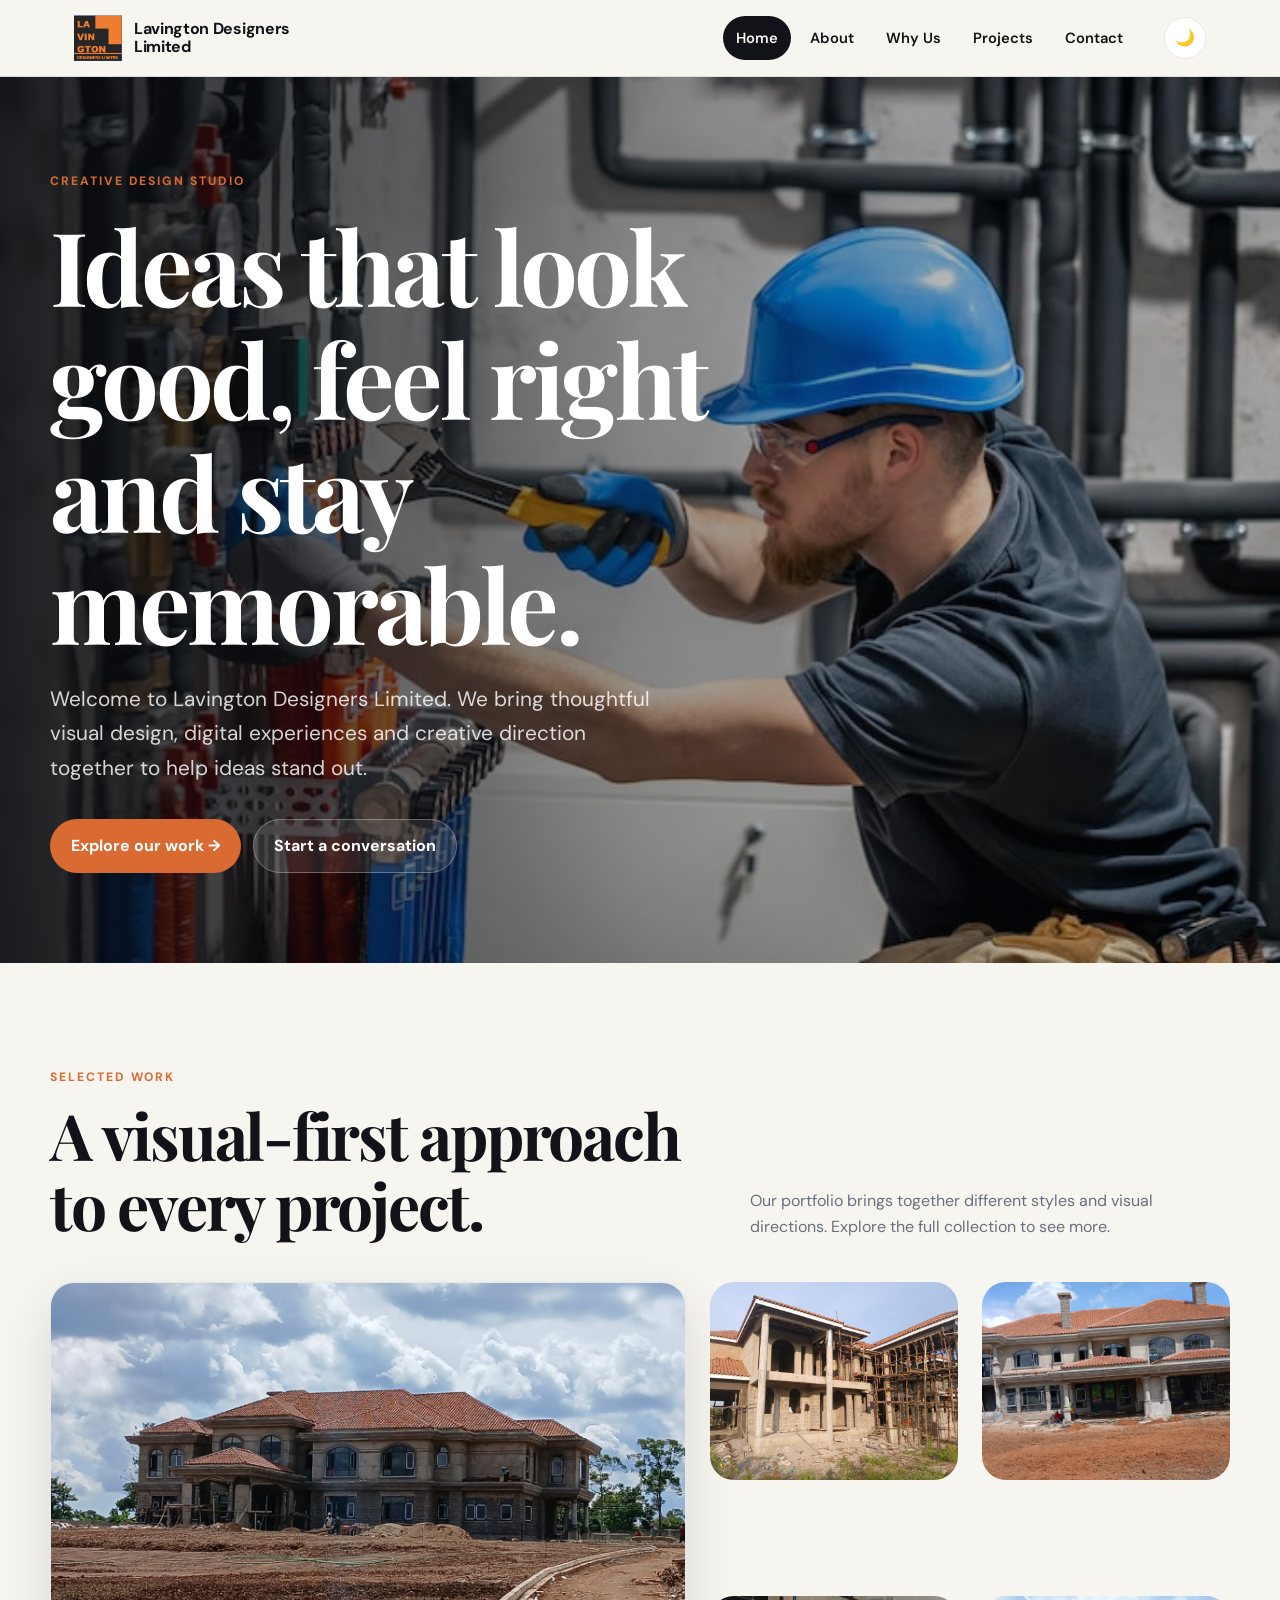
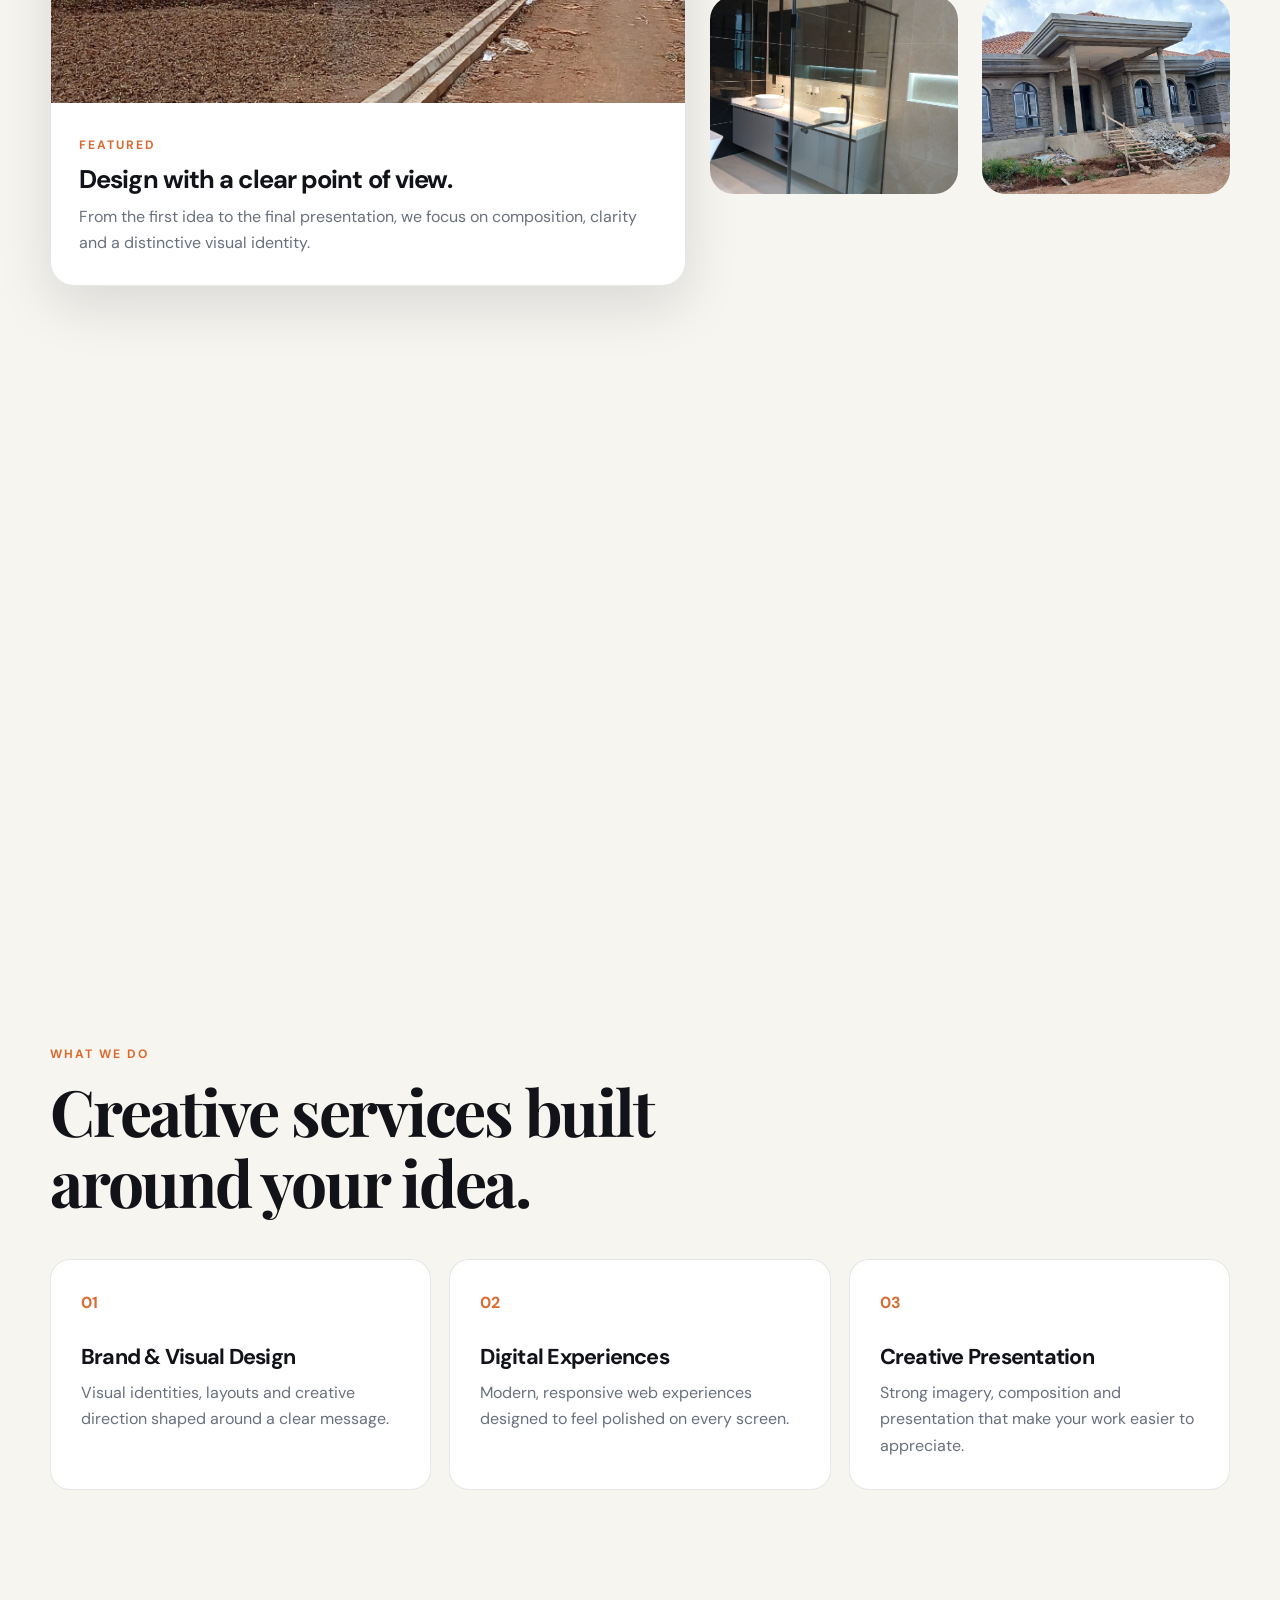
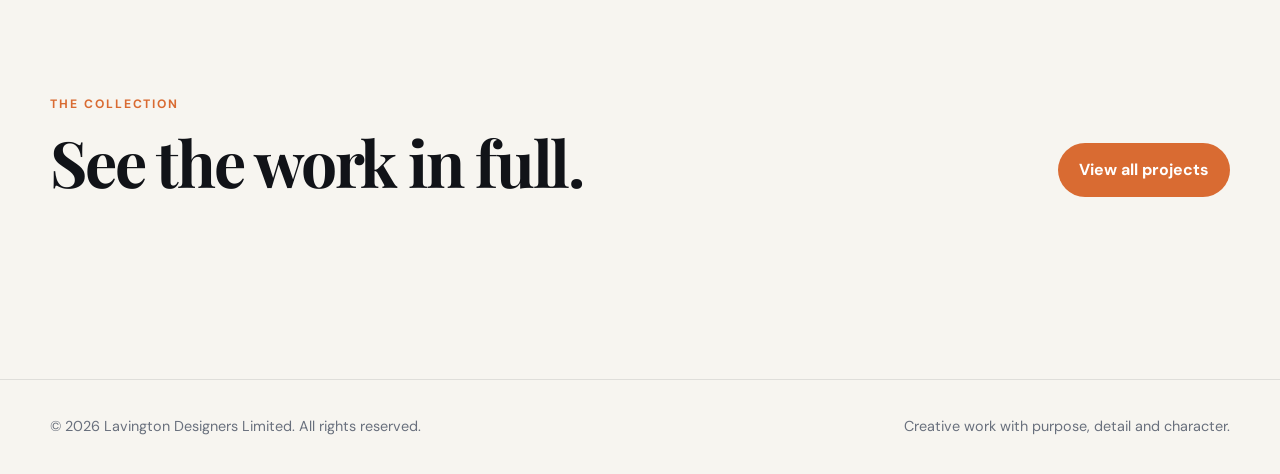
<file: index.html>
<!DOCTYPE html><html lang="en"><head><meta charset="UTF-8"><meta name="viewport" content="width=device-width, initial-scale=1.0"><meta name="description" content="Lavington Designers Limited — creative design and digital experiences."><title>Lavington Designers Limited | Home</title><link rel="stylesheet" href="style.css"></head><body>
<nav class="site-nav">
  <div class="nav-inner">
    <a class="brand" href="index.html"><img src="assets/logo.png" alt="Lavington Designers logo"><span>Lavington Designers Limited</span></a>
    <div class="nav-links">
      <a href="index.html">Home</a><a href="about.html">About</a><a href="whyus.html">Why Us</a><a href="projects.html">Projects</a><a href="contacts.html">Contact</a>
    </div>
    <div class="nav-actions"><button class="icon-btn" id="theme-toggle" aria-label="Toggle theme">🌙</button><button class="menu-btn" aria-label="Open menu">☰</button></div>
  </div>
</nav>
<main>
<section class="hero"><div class="hero-media" aria-hidden="true"></div><div class="hero-content">
<span class="eyebrow">Creative design studio</span><h1>Ideas that look good, feel right and stay memorable.</h1><p>Welcome to Lavington Designers Limited. We bring thoughtful visual design, digital experiences and creative direction together to help ideas stand out.</p>
<div class="hero-actions"><a class="btn btn-primary" href="projects.html">Explore our work →</a><a class="btn btn-ghost" href="contacts.html">Start a conversation</a></div>
</div></section>
<section class="section reveal"><div class="container"><div class="section-head"><div><span class="eyebrow">Selected work</span><h2>A visual-first approach to every project.</h2></div><p>Our portfolio brings together different styles and visual directions. Explore the full collection to see more.</p></div>
<div class="intro-grid"><article class="feature-card"><img src="assets/UGENYA3.jpeg" alt="Featured Lavington Designers project" loading="lazy"><div class="feature-copy"><span class="eyebrow">Featured</span><h3>Design with a clear point of view.</h3><p>From the first idea to the final presentation, we focus on composition, clarity and a distinctive visual identity.</p></div></article>
<div class="mini-grid"><img src="assets/rico3.jpeg" alt="Rico project" loading="lazy"><img src="assets/UGENYA5.jpeg" alt="Ugenya project" loading="lazy"><img src="assets/rico4.jpeg" alt="Rico project detail" loading="lazy"><img src="assets/UGENYA6.jpeg" alt="Ugenya project detail" loading="lazy"></div></div></div></section>
<section class="section"><div class="container"><div class="statement reveal"><span class="eyebrow">Our philosophy</span><h2>Good design is not decoration. It is communication.</h2><p>We combine creativity with intention, creating work that is visually confident while staying useful, understandable and relevant to its audience.</p></div></div></section>
<section class="section reveal"><div class="container"><div class="section-head"><div><span class="eyebrow">What we do</span><h2>Creative services built around your idea.</h2></div></div><div class="service-grid">
<article class="service-card"><span class="service-number">01</span><h3>Brand & Visual Design</h3><p>Visual identities, layouts and creative direction shaped around a clear message.</p></article>
<article class="service-card"><span class="service-number">02</span><h3>Digital Experiences</h3><p>Modern, responsive web experiences designed to feel polished on every screen.</p></article>
<article class="service-card"><span class="service-number">03</span><h3>Creative Presentation</h3><p>Strong imagery, composition and presentation that make your work easier to appreciate.</p></article>
</div></div></section>
<section class="section reveal"><div class="container"><div class="section-head"><div><span class="eyebrow">The collection</span><h2>See the work in full.</h2></div><a class="btn btn-primary" href="projects.html">View all projects</a></div></div></section>
</main><footer class="footer"><div class="container footer-inner"><p>© 2026 Lavington Designers Limited. All rights reserved.</p><p>Creative work with purpose, detail and character.</p></div></footer><script src="script.js"></script></body></html>
</file>
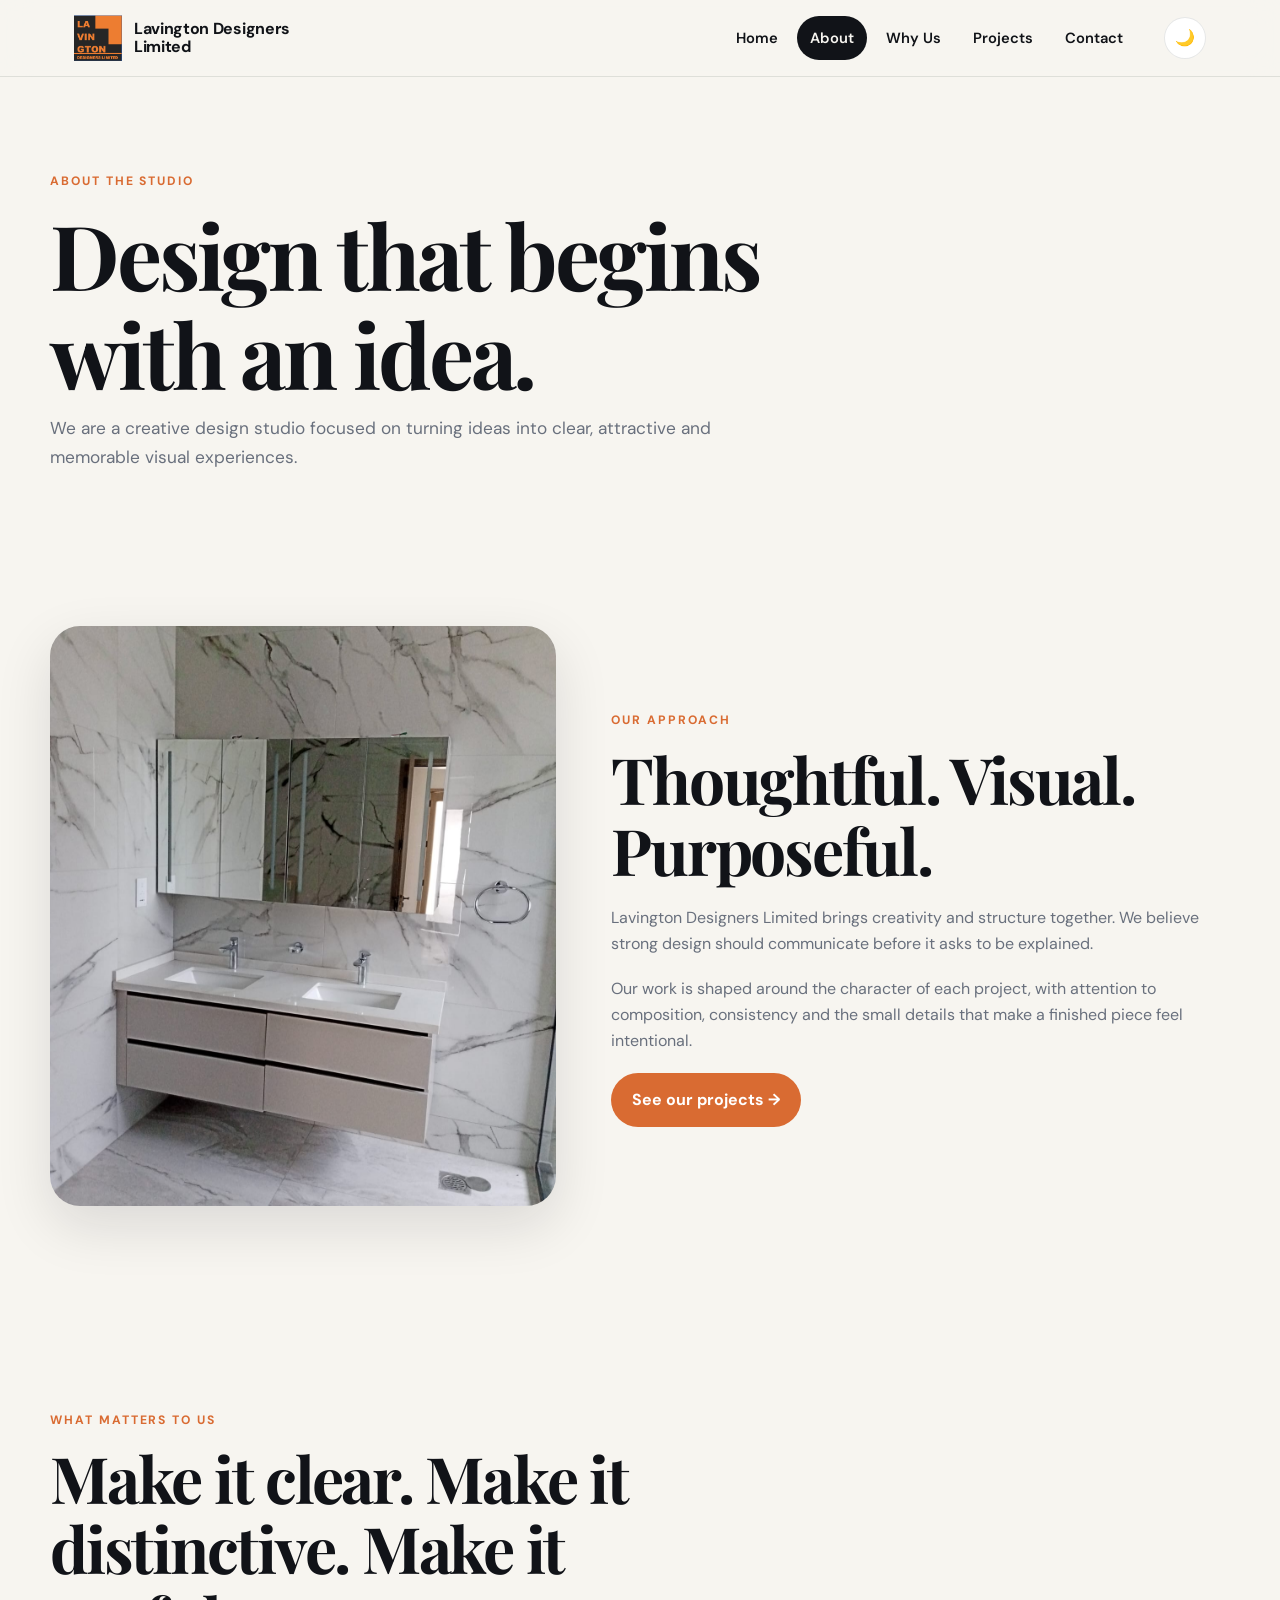
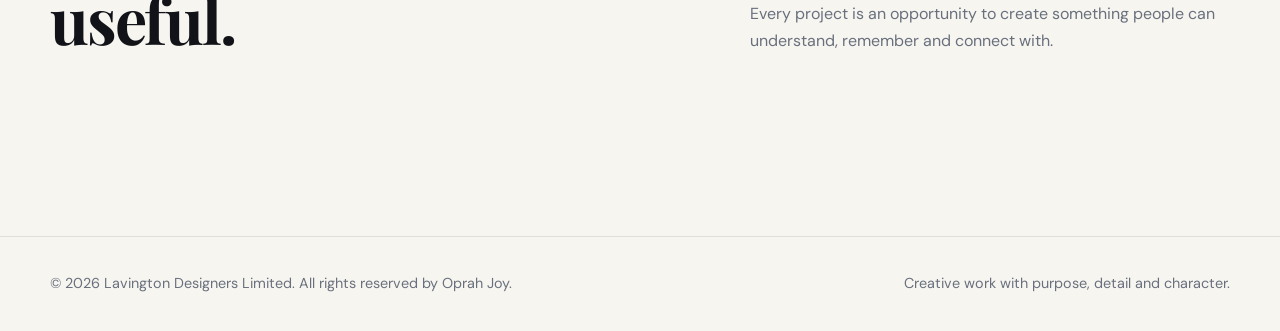
<file: about.html>
<!DOCTYPE html><html lang="en"><head><meta charset="UTF-8"><meta name="viewport" content="width=device-width, initial-scale=1.0"><meta name="description" content="About Lavington Designers Limited."><title>About | Lavington Designers Limited</title><link rel="stylesheet" href="style.css"></head><body><nav class="site-nav"><div class="nav-inner"><a class="brand" href="index.html"><img src="assets/logo.png" alt="Lavington Designers logo"><span>Lavington Designers Limited</span></a><div class="nav-links"><a href="index.html">Home</a><a href="about.html">About</a><a href="whyus.html">Why Us</a><a href="projects.html">Projects</a><a href="contacts.html">Contact</a></div><div class="nav-actions"><button class="icon-btn" id="theme-toggle" aria-label="Toggle theme">🌙</button><button class="menu-btn" aria-label="Open menu">☰</button></div></div></nav><main>
<section class="page-hero"><div class="container"><span class="eyebrow">About the studio</span><h1>Design that begins with an idea.</h1><p>We are a creative design studio focused on turning ideas into clear, attractive and memorable visual experiences.</p></div></section>
<section class="section reveal"><div class="container about-grid"><div class="about-image"><img src="assets/rico5.jpeg" alt="Lavington Designers project image" loading="lazy"></div><div class="copy"><span class="eyebrow">Our approach</span><h2>Thoughtful. Visual. Purposeful.</h2><p>Lavington Designers Limited brings creativity and structure together. We believe strong design should communicate before it asks to be explained.</p><p>Our work is shaped around the character of each project, with attention to composition, consistency and the small details that make a finished piece feel intentional.</p><a class="btn btn-primary" href="projects.html">See our projects →</a></div></div></section>
<section class="section reveal"><div class="container"><div class="section-head"><div><span class="eyebrow">What matters to us</span><h2>Make it clear. Make it distinctive. Make it useful.</h2></div><p>Every project is an opportunity to create something people can understand, remember and connect with.</p></div></div></section>
</main><footer class="footer"><div class="container footer-inner"><p>© 2026 Lavington Designers Limited. All rights reserved by Oprah Joy.</p><p>Creative work with purpose, detail and character.</p></div></footer><script src="script.js"></script></body></html>
</file>
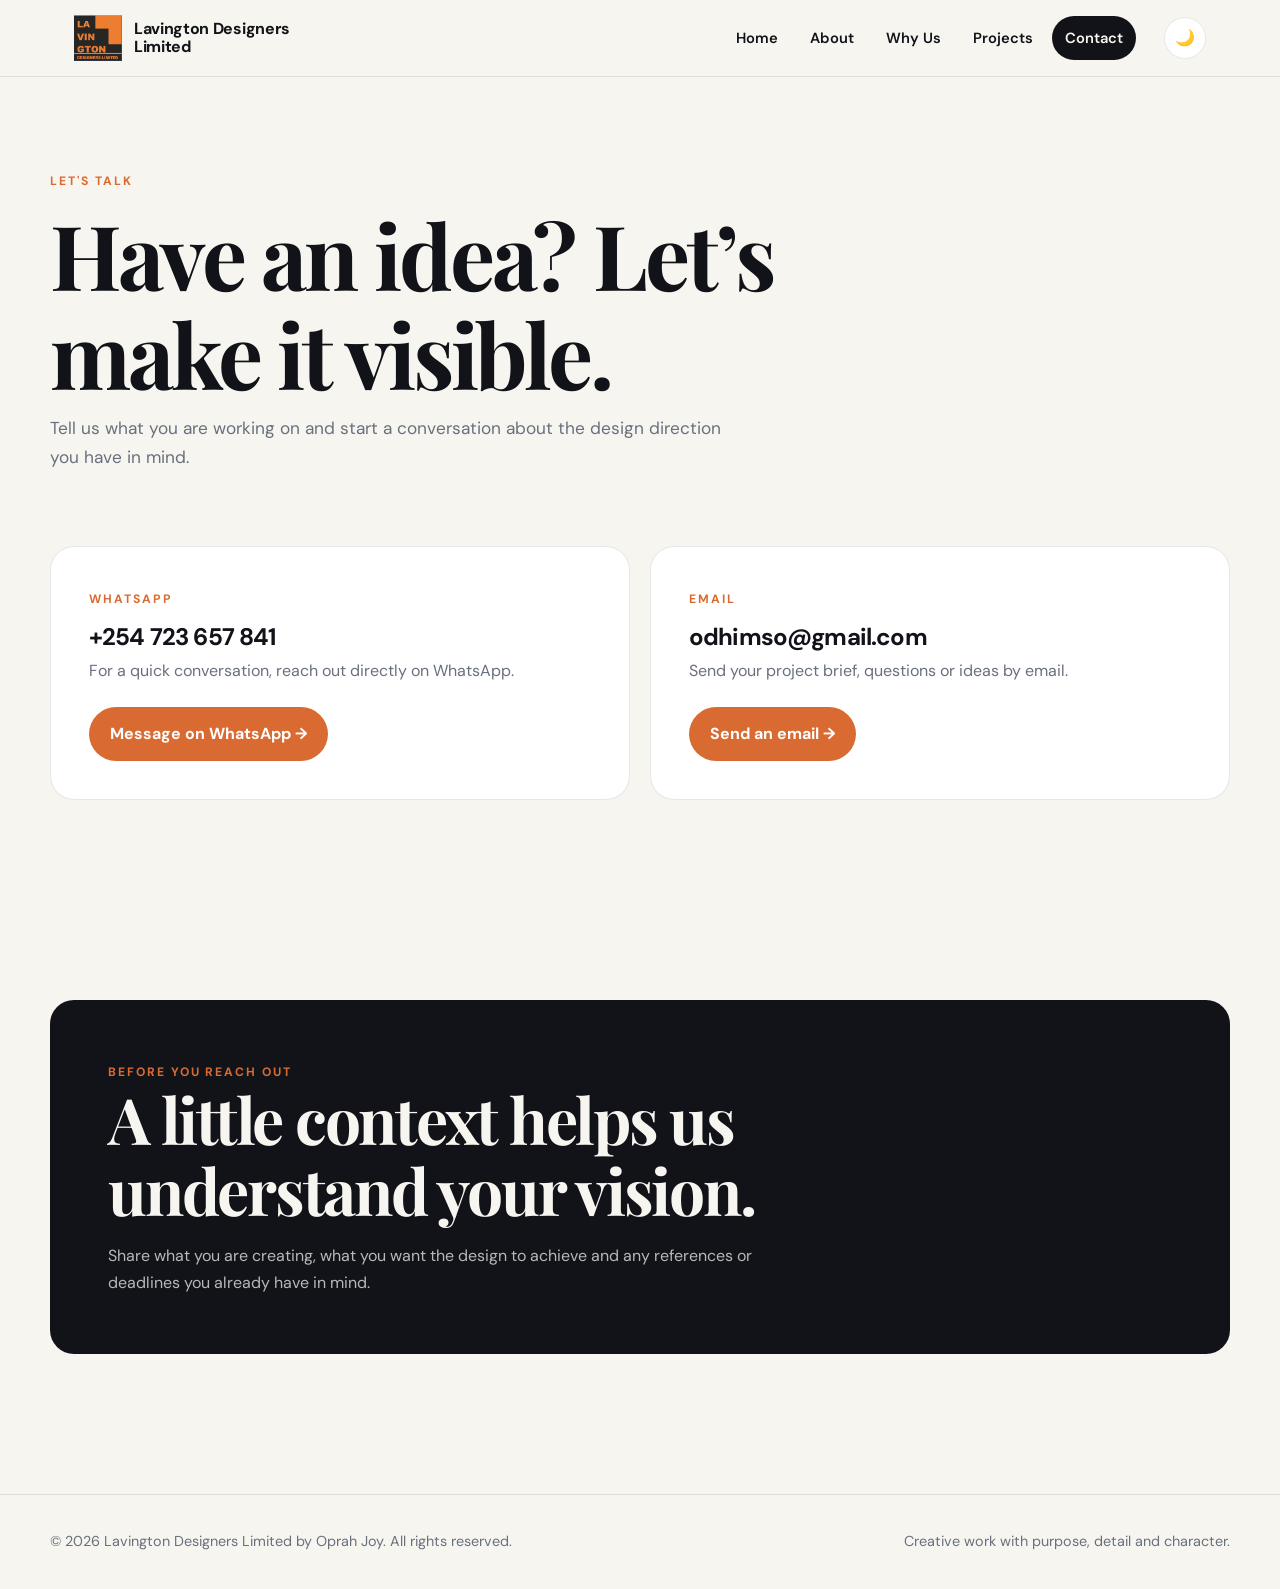
<file: contacts.html>
<!DOCTYPE html>
<html lang="en">
    <head><meta charset="UTF-8">
        <meta name="viewport" content="width=device-width, initial-scale=1.0">
        <meta name="description" content="Contact Lavington Designers Limited.">
        <title>Contact | Lavington Designers Limited</title><link rel="stylesheet" href="style.css"></head><body><nav class="site-nav"><div class="nav-inner"><a class="brand" href="index.html"><img src="assets/logo.png" alt="Lavington Designers logo"><span>Lavington Designers Limited</span></a><div class="nav-links"><a href="index.html">Home</a><a href="about.html">About</a><a href="whyus.html">Why Us</a><a href="projects.html">Projects</a><a href="contacts.html">Contact</a></div><div class="nav-actions"><button class="icon-btn" id="theme-toggle" aria-label="Toggle theme">🌙</button><button class="menu-btn" aria-label="Open menu">☰</button></div></div></nav><main>
<section class="page-hero">
    <div class="container">
        <span class="eyebrow">Let's talk</span><h1>Have an idea? Let’s make it visible.</h1><p>Tell us what you are working on and start a conversation about the design direction you have in mind.</p></div></section>
<section class="section reveal" style="padding-top:20px"><div class="container"><div class="contact-grid">
<article class="contact-card"><span class="eyebrow">WhatsApp</span><h3>+254 723 657 841</h3><p>For a quick conversation, reach out directly on WhatsApp.</p><a class="btn btn-primary" href="https://wa.me/254723657841" target="_blank" rel="noopener">Message on WhatsApp →</a></article>
<article class="contact-card"><span class="eyebrow">Email</span><h3>odhimso@gmail.com</h3><p>Send your project brief, questions or ideas by email.</p><a class="btn btn-primary" href="mailto:odhimso@gmail.com">Send an email →</a></article>
</div></div></section>
<section class="section reveal"><div class="container"><div class="statement"><span class="eyebrow">Before you reach out</span><h2>A little context helps us understand your vision.</h2><p>Share what you are creating, what you want the design to achieve and any references or deadlines you already have in mind.</p></div></div></section>
</main><footer class="footer"><div class="container footer-inner"><p>© 2026 Lavington Designers Limited by Oprah Joy. All rights reserved.</p><p>Creative work with purpose, detail and character.</p></div></footer><script src="script.js"></script></body></html>
</file>
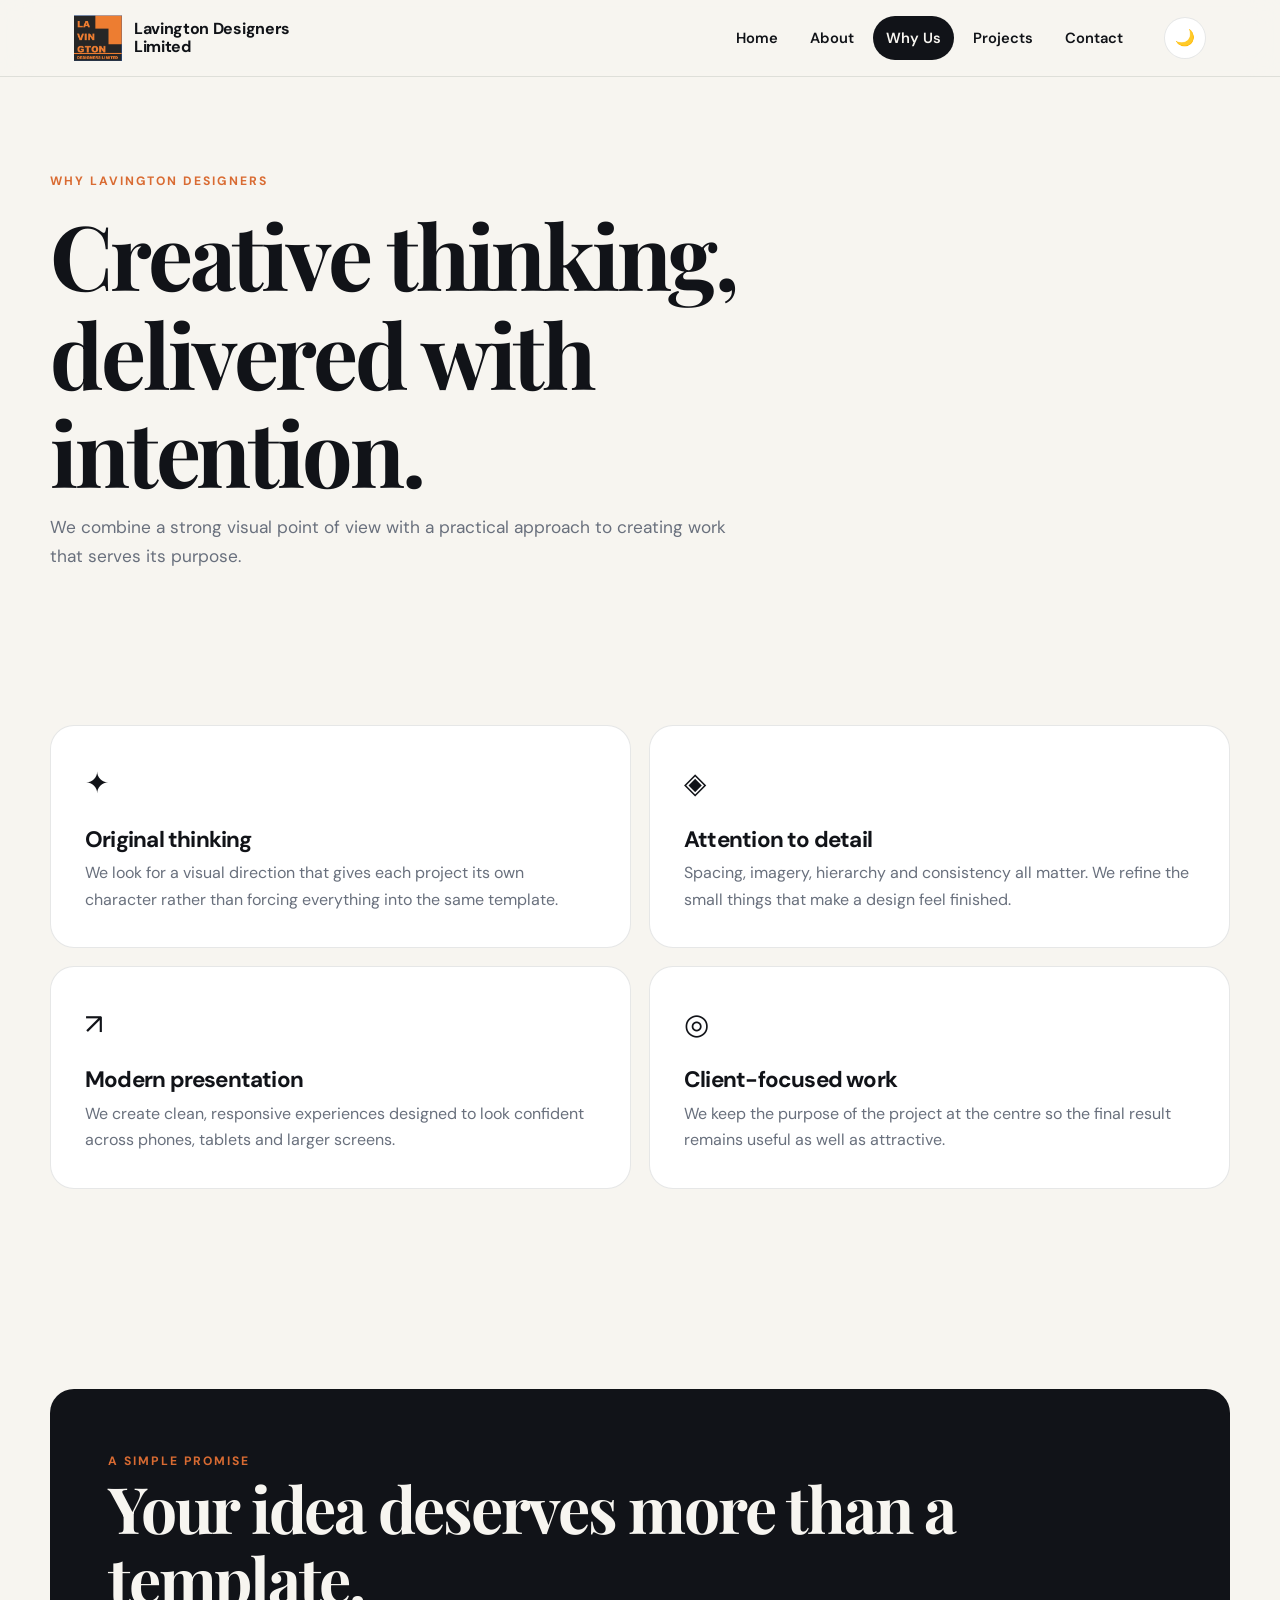
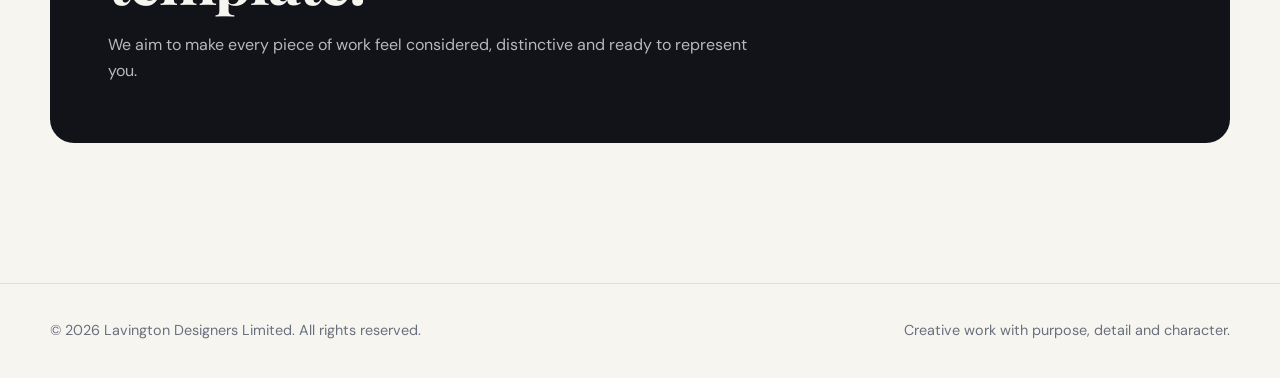
<file: whyus.html>
<!DOCTYPE html><html lang="en"><head><meta charset="UTF-8"><meta name="viewport" content="width=device-width, initial-scale=1.0"><meta name="description" content="Why choose Lavington Designers Limited."><title>Why Us | Lavington Designers Limited</title><link rel="stylesheet" href="style.css"></head><body><nav class="site-nav"><div class="nav-inner"><a class="brand" href="index.html"><img src="assets/logo.png" alt="Lavington Designers logo"><span>Lavington Designers Limited</span></a><div class="nav-links"><a href="index.html">Home</a><a href="about.html">About</a><a href="whyus.html">Why Us</a><a href="projects.html">Projects</a><a href="contacts.html">Contact</a></div><div class="nav-actions"><button class="icon-btn" id="theme-toggle" aria-label="Toggle theme">🌙</button><button class="menu-btn" aria-label="Open menu">☰</button></div></div></nav><main>
<section class="page-hero"><div class="container"><span class="eyebrow">Why Lavington Designers</span><h1>Creative thinking, delivered with intention.</h1><p>We combine a strong visual point of view with a practical approach to creating work that serves its purpose.</p></div></section>
<section class="section reveal"><div class="container"><div class="reason-grid">
<article class="reason-card"><div class="icon">✦</div><h3>Original thinking</h3><p>We look for a visual direction that gives each project its own character rather than forcing everything into the same template.</p></article>
<article class="reason-card"><div class="icon">◈</div><h3>Attention to detail</h3><p>Spacing, imagery, hierarchy and consistency all matter. We refine the small things that make a design feel finished.</p></article>
<article class="reason-card"><div class="icon">↗</div><h3>Modern presentation</h3><p>We create clean, responsive experiences designed to look confident across phones, tablets and larger screens.</p></article>
<article class="reason-card"><div class="icon">◎</div><h3>Client-focused work</h3><p>We keep the purpose of the project at the centre so the final result remains useful as well as attractive.</p></article>
</div></div></section>
<section class="section reveal"><div class="container"><div class="statement"><span class="eyebrow">A simple promise</span><h2>Your idea deserves more than a template.</h2><p>We aim to make every piece of work feel considered, distinctive and ready to represent you.</p></div></div></section>
</main><footer class="footer"><div class="container footer-inner"><p>© 2026 Lavington Designers Limited. All rights reserved.</p><p>Creative work with purpose, detail and character.</p></div></footer><script src="script.js"></script></body></html>
</file>
<file: style.css>
@import url('https://fonts.googleapis.com/css2?family=DM+Sans:wght@400;500;600;700&family=Playfair+Display:wght@600;700&display=swap');
:root { --ink:#111318; --muted:#69707d; --paper:#f7f5f0; --card:#fff; --accent:#d96b32; --accent-dark:#a94718; --line:rgba(17,19,24,.1); --shadow:0 20px 55px rgba(17,19,24,.12); --radius:24px; }
* { box-sizing:border-box; margin:0; padding:0; }
html { scroll-behavior:smooth; }
body { font-family:'DM Sans',Arial,sans-serif; background:var(--paper); color:var(--ink); line-height:1.65; }
body.dark-mode { --paper:#101216; --ink:#f4f1ea; --card:#171a20; --muted:#a8adb8; --line:rgba(255,255,255,.1); --shadow:0 20px 55px rgba(0,0,0,.35); }
a { color:inherit; } img { max-width:100%; display:block; } button { font:inherit; }
.site-nav { position:sticky; top:0; z-index:1000; background:rgba(247,245,240,.9); backdrop-filter:blur(16px); border-bottom:1px solid var(--line); }
body.dark-mode .site-nav { background:rgba(16,18,22,.9); }
.nav-inner { max-width:1180px; margin:auto; min-height:76px; padding:0 24px; display:flex; align-items:center; gap:28px; }
.brand { display:flex; align-items:center; gap:12px; text-decoration:none; font-weight:700; letter-spacing:-.02em; margin-right:auto; }
.brand img { width:48px; height:48px; object-fit:contain; } .brand span { max-width:180px; line-height:1.15; }
.nav-links { display:flex; align-items:center; gap:6px; }
.nav-links a { text-decoration:none; padding:10px 13px; border-radius:999px; font-weight:600; font-size:.92rem; }
.nav-links a:hover,.nav-links a.active { background:var(--ink); color:var(--paper); }
.nav-actions { display:flex; gap:8px; align-items:center; }
.icon-btn,.menu-btn { border:1px solid var(--line); background:var(--card); color:var(--ink); width:42px; height:42px; border-radius:50%; cursor:pointer; }
.menu-btn { display:none; border-radius:12px; }
.container { width:min(1180px,calc(100% - 48px)); margin:auto; }
.eyebrow { text-transform:uppercase; letter-spacing:.16em; font-size:.76rem; font-weight:700; color:var(--accent); }
h1,h2,h3 { line-height:1.1; letter-spacing:-.035em; } h1,h2 { font-family:'Playfair Display',Georgia,serif; }
.hero { min-height:calc(100vh - 76px); position:relative; display:grid; place-items:center; overflow:hidden; isolation:isolate; }
.hero-media { position:absolute; inset:0; z-index:-2; background:url('assets/plumber.jpg') center/cover no-repeat; transform:scale(1.04); }
.hero::after { content:''; position:absolute; inset:0; z-index:-1; background:linear-gradient(90deg,rgba(8,10,14,.88),rgba(8,10,14,.42),rgba(8,10,14,.18)); }
.hero-content { width:min(1180px,calc(100% - 48px)); color:#fff; padding:90px 0; }
.hero h1 { font-size:clamp(3.3rem,8vw,7rem); max-width:820px; margin:16px 0 22px; }
.hero p { max-width:620px; font-size:clamp(1.05rem,2vw,1.3rem); color:rgba(255,255,255,.82); }
.hero-actions { display:flex; flex-wrap:wrap; gap:12px; margin-top:34px; }
.btn { display:inline-flex; align-items:center; justify-content:center; gap:8px; padding:13px 20px; border-radius:999px; border:1px solid transparent; text-decoration:none; font-weight:700; cursor:pointer; transition:.25s ease; }
.btn-primary { background:var(--accent); color:#fff; } .btn-primary:hover { background:var(--accent-dark); transform:translateY(-2px); }
.btn-ghost { background:rgba(255,255,255,.1); color:#fff; border-color:rgba(255,255,255,.3); } .btn-ghost:hover { background:#fff; color:#111; }
.section { padding:100px 0; } .section-head { display:flex; justify-content:space-between; gap:30px; align-items:end; margin-bottom:42px; }
.section-head h2 { font-size:clamp(2.2rem,5vw,4rem); max-width:700px; margin-top:10px; }
.section-head p { max-width:480px; color:var(--muted); }
.intro-grid { display:grid; grid-template-columns:1.1fr .9fr; gap:24px; align-items:stretch; }
.feature-card { background:var(--card); border:1px solid var(--line); border-radius:var(--radius); overflow:hidden; box-shadow:var(--shadow); }
.feature-card img { width:100%; height:420px; object-fit:cover; } .feature-copy { padding:28px; }
.feature-copy h3 { font-size:1.6rem; margin:8px 0 10px; } .feature-copy p { color:var(--muted); }
.mini-grid { display:grid; grid-template-columns:repeat(2,1fr); gap:24px; } .mini-grid img { height:198px; width:100%; object-fit:cover; border-radius:var(--radius); }
.statement { background:var(--ink); color:var(--paper); border-radius:var(--radius); padding:58px; } .statement h2 { font-size:clamp(2.4rem,5vw,4.6rem); max-width:850px; }
.statement p { color:rgba(255,255,255,.7); max-width:650px; margin-top:18px; }
.service-grid { display:grid; grid-template-columns:repeat(3,1fr); gap:18px; }
.service-card { padding:30px; border:1px solid var(--line); border-radius:20px; background:var(--card); }
.service-number { color:var(--accent); font-weight:700; } .service-card h3 { margin:30px 0 10px; font-size:1.35rem; } .service-card p { color:var(--muted); }
.page-hero { padding:90px 0 55px; } .page-hero h1 { font-size:clamp(3rem,7vw,6rem); max-width:850px; margin:12px 0; } .page-hero p { max-width:700px; color:var(--muted); font-size:1.08rem; }
.filter-bar { display:flex; flex-wrap:wrap; gap:10px; margin-bottom:28px; } .filter-btn { border:1px solid var(--line); background:var(--card); color:var(--ink); padding:10px 16px; border-radius:999px; cursor:pointer; font-weight:700; }
.filter-btn.active,.filter-btn:hover { background:var(--ink); color:var(--paper); }
.gallery { columns:3 280px; column-gap:18px; } .project-card { break-inside:avoid; margin:0 0 18px; position:relative; overflow:hidden; border-radius:20px; background:var(--card); border:1px solid var(--line); cursor:zoom-in; }
.project-card img { width:100%; height:auto; transition:transform .5s ease; } .project-card:hover img { transform:scale(1.045); }
.project-caption { padding:14px 16px; } .project-caption strong { display:block; } .project-caption span { color:var(--muted); font-size:.86rem; }
.lightbox { position:fixed; inset:0; z-index:2000; display:none; place-items:center; padding:28px; background:rgba(0,0,0,.9); } .lightbox.open { display:grid; }
.lightbox img { max-height:86vh; max-width:min(1100px,94vw); object-fit:contain; border-radius:14px; } .lightbox button { position:absolute; top:20px; right:24px; background:#fff; border:0; width:44px; height:44px; border-radius:50%; cursor:pointer; font-size:1.4rem; }
.about-grid { display:grid; grid-template-columns:.9fr 1.1fr; gap:55px; align-items:center; } .about-image { border-radius:30px; overflow:hidden; box-shadow:var(--shadow); } .about-image img { width:100%; height:580px; object-fit:cover; }
.copy h2 { font-size:clamp(2.4rem,5vw,4.4rem); margin:12px 0 20px; } .copy p { color:var(--muted); margin-bottom:18px; }
.reason-grid { display:grid; grid-template-columns:repeat(2,1fr); gap:18px; } .reason-card { padding:34px; background:var(--card); border:1px solid var(--line); border-radius:24px; }
.reason-card .icon { font-size:1.8rem; } .reason-card h3 { margin:20px 0 8px; font-size:1.4rem; } .reason-card p { color:var(--muted); }
.contact-grid { display:grid; grid-template-columns:repeat(2,1fr); gap:20px; } .contact-card { padding:38px; background:var(--card); border:1px solid var(--line); border-radius:24px; }
.contact-card h3 { font-size:1.5rem; margin:12px 0 8px; } .contact-card p { color:var(--muted); margin-bottom:22px; }
.footer { border-top:1px solid var(--line); padding:35px 0; margin-top:40px; } .footer-inner { display:flex; justify-content:space-between; gap:20px; color:var(--muted); font-size:.9rem; }
.reveal { opacity:0; transform:translateY(22px); transition:opacity .7s ease,transform .7s ease; } .reveal.visible { opacity:1; transform:none; }
@media(max-width:850px){
.nav-inner{padding:0 18px}.menu-btn{display:block}.nav-links{display:none;position:absolute;top:76px;left:12px;right:12px;padding:12px;background:var(--card);border:1px solid var(--line);border-radius:18px;box-shadow:var(--shadow);flex-direction:column;align-items:stretch}.nav-links.open{display:flex}.nav-links a{border-radius:12px}
.intro-grid,.about-grid{grid-template-columns:1fr}.service-grid{grid-template-columns:1fr}.contact-grid,.reason-grid{grid-template-columns:1fr}.section{padding:75px 0}.statement{padding:35px}.section-head{display:block}.section-head p{margin-top:15px}.mini-grid img{height:240px}.hero-content{padding:60px 0}
}
@media(max-width:520px){
.container,.hero-content{width:min(100% - 32px,1180px)} .brand span{display:none}.hero h1{font-size:3.2rem}.hero-actions .btn{width:100%}.mini-grid{grid-template-columns:1fr}.mini-grid img{height:260px}.footer-inner{display:block}.footer-inner p+p{margin-top:8px}
}
</file>
